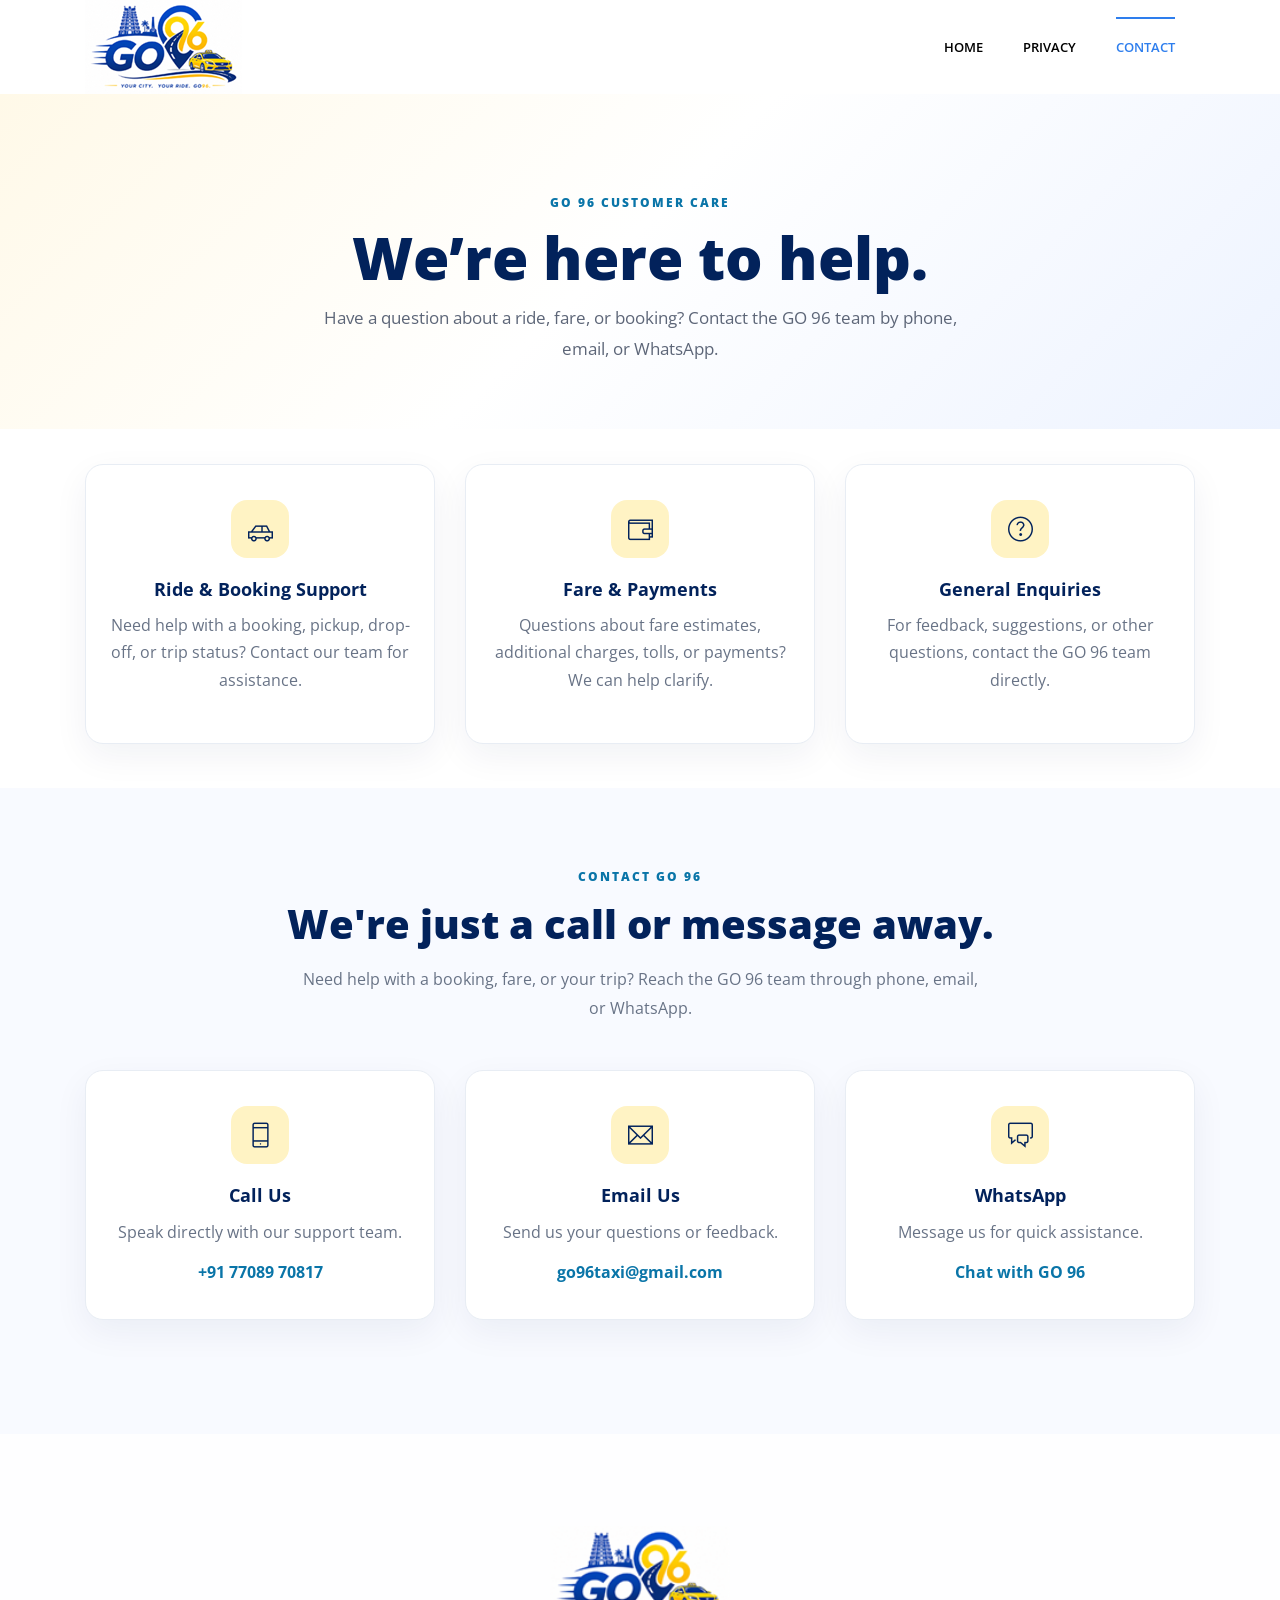
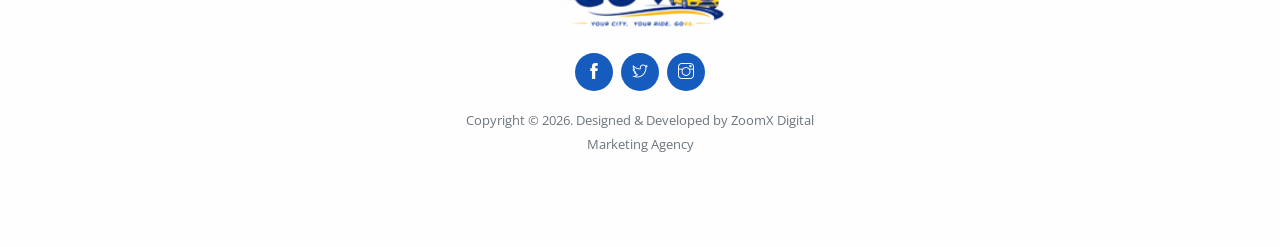
<file: contact.html>
<!DOCTYPE html>
<html lang="en">
<head>

  <!-- Basic Page Needs
  ================================================== -->
  <meta charset="utf-8">
  <title>Contact GO 96 | Customer Support</title>

  <!-- Mobile Specific Metas
  ================================================== -->
  <meta http-equiv="X-UA-Compatible" content="IE=edge">
  <meta name="description" content="Download the GO 96 Taxi app and book your rides easily.">
  <meta name="viewport" content="width=device-width, initial-scale=1.0, maximum-scale=5.0">
  <meta name="author" content="ZoomX">

  <!-- Favicon -->
  <link rel="shortcut icon" type="image/x-icon" href="images/favicon.png" />
  
  <!-- PLUGINS CSS STYLE -->
  <link rel="stylesheet" href="plugins/bootstrap/bootstrap.min.css">
  <link rel="stylesheet" href="plugins/themify-icons/themify-icons.css">
  <link rel="stylesheet" href="plugins/slick/slick.css">
  <link rel="stylesheet" href="plugins/slick/slick-theme.css">
  <link rel="stylesheet" href="plugins/fancybox/jquery.fancybox.min.css">
  <link rel="stylesheet" href="plugins/aos/aos.css">

  <!-- CUSTOM CSS -->
  <link href="css/style.css" rel="stylesheet">

</head>

<body class="body-wrapper" data-spy="scroll" data-target=".privacy-nav">


<nav class="navbar main-nav navbar-expand-lg px-2 px-sm-0 py-2 py-lg-0">
  <div class="container">
    <a class="navbar-brand" href="index.html"><img src="images/logo.png" alt="logo"></a>
    <button class="navbar-toggler" type="button" data-toggle="collapse" data-target="#navbarNav"
      aria-controls="navbarNav" aria-expanded="false" aria-label="Toggle navigation">
      <span class="ti-menu"></span>
    </button>
    <div class="collapse navbar-collapse" id="navbarNav">
      <ul class="navbar-nav ml-auto">
        <li class="nav-item dropdown @@home">
          <a class="nav-link " href="index.html">Home
          </a>
        </li>
        <li class="nav-item dropdown @@privacy-policy">
          <a class="nav-link " href="privacypolicy.html" >Privacy
          </a>
        </li>
        <li class="nav-item active">
          <a class="nav-link" href="contact.html">Contact</a>
        </li>
      </ul>
    </div>
  </div>
</nav>

<!-- Contact Page Hero -->
<section class="section page-title go96-contact-hero">
  <div class="container">
    <div class="row">
      <div class="col-lg-8 col-md-10 m-auto text-center">
        <span class="go96-eyebrow">GO 96 CUSTOMER CARE</span>
        <h1>We’re here to help.</h1>
        <p>Have a question about a ride, fare, or booking? Contact the GO 96 team by phone, email, or WhatsApp.</p>
      </div>
    </div>
  </div>
</section>

<!-- Contact options -->
<section class="go96-contact-options">
  <div class="container">
    <div class="row">
      <div class="col-md-4 mb-4">
        <div class="go96-contact-card">
          <div class="go96-contact-icon"><i class="ti-car"></i></div>
          <h4>Ride & Booking Support</h4>
          <p>Need help with a booking, pickup, drop-off, or trip status? Contact our team for assistance.</p>
        </div>
      </div>
      <div class="col-md-4 mb-4">
        <div class="go96-contact-card">
          <div class="go96-contact-icon"><i class="ti-wallet"></i></div>
          <h4>Fare & Payments</h4>
          <p>Questions about fare estimates, additional charges, tolls, or payments? We can help clarify.</p>
        </div>
      </div>
      <div class="col-md-4 mb-4">
        <div class="go96-contact-card">
          <div class="go96-contact-icon"><i class="ti-help-alt"></i></div>
          <h4>General Enquiries</h4>
          <p>For feedback, suggestions, or other questions, contact the GO 96 team directly.</p>
        </div>
      </div>
    </div>
  </div>
</section>

<!-- GO 96 Contact Details -->
<section class="go96-contact-details section">
  <div class="container">
    <div class="row justify-content-center text-center mb-5">
      <div class="col-lg-8">
        <span class="go96-eyebrow">CONTACT GO 96</span>
        <h2 class="go96-contact-heading">We're just a call or message away.</h2>
        <p class="go96-contact-intro">
          Need help with a booking, fare, or your trip? Reach the GO 96 team
          through phone, email, or WhatsApp.
        </p>
      </div>
    </div>

    <div class="row">
      <div class="col-md-4 mb-4">
        <a class="go96-contact-card go96-contact-link" href="tel:+917708970817">
          <div class="go96-contact-icon"><i class="ti-mobile"></i></div>
          <h4>Call Us</h4>
          <p>Speak directly with our support team.</p>
          <strong>+91 77089 70817</strong>
        </a>
      </div>

      <div class="col-md-4 mb-4">
        <a class="go96-contact-card go96-contact-link" href="mailto:go96taxi@gmail.com">
          <div class="go96-contact-icon"><i class="ti-email"></i></div>
          <h4>Email Us</h4>
          <p>Send us your questions or feedback.</p>
          <strong>go96taxi@gmail.com</strong>
        </a>
      </div>

      <div class="col-md-4 mb-4">
        <a class="go96-contact-card go96-contact-link" href="https://wa.me/917708970817" target="_blank" rel="noopener">
          <div class="go96-contact-icon"><i class="ti-comments"></i></div>
          <h4>WhatsApp</h4>
          <p>Message us for quick assistance.</p>
          <strong>Chat with GO 96</strong>
        </a>
      </div>
    </div>
  </div>
</section>

<style>
.go96-contact-hero {
  padding: 95px 0 65px;
  background: linear-gradient(135deg, #fff9e8 0%, #ffffff 48%, #edf3ff 100%);
}
.go96-contact-hero h1 {
  color: #02225B;
  font-size: clamp(2.3rem, 5vw, 3.7rem);
  font-weight: 800;
  margin: 14px 0;
}
.go96-contact-hero p {
  max-width: 680px;
  margin: 0 auto;
  color: #5d6678;
  font-size: 1.08rem;
  line-height: 1.8;
}
.go96-eyebrow {
  color: #0a75a8;
  font-size: .78rem;
  font-weight: 800;
  letter-spacing: 2px;
}
.go96-contact-options {
  padding: 35px 0 20px;
}
.go96-contact-card {
  height: 100%;
  padding: 30px 25px;
  background: #fff;
  border: 1px solid #e8edf4;
  border-radius: 18px;
  box-shadow: 0 12px 35px rgba(2, 34, 91, .06);
  transition: transform .25s ease, box-shadow .25s ease;
}
.go96-contact-card:hover {
  transform: translateY(-5px);
  box-shadow: 0 18px 40px rgba(2, 34, 91, .12);
}
.go96-contact-icon {
  display: flex;
  align-items: center;
  justify-content: center;
  width: 52px;
  height: 52px;
  margin-bottom: 20px;
  border-radius: 15px;
  background: #fff3c4;
  color: #02225B;
  font-size: 24px;
}
.go96-contact-card h4 {
  color: #02225B;
  font-weight: 700;
  font-size: 1.1rem;
  margin-bottom: 12px;
}
.go96-contact-card p,
.go96-contact-form-section p {
  color: #687386;
  line-height: 1.75;
}
.go96-contact-details {
  padding: 75px 0 90px;
  background: #f8faff;
}
.go96-contact-heading {
  margin: 12px 0 16px;
  color: #02225B;
  font-weight: 800;
}
.go96-contact-intro {
  max-width: 680px;
  margin: 0 auto;
  color: #687386;
  line-height: 1.8;
}
.go96-contact-card {
  display: block;
  height: 100%;
  padding: 35px 24px;
  text-align: center;
  background: #fff;
  border: 1px solid #e8edf4;
  border-radius: 18px;
  box-shadow: 0 12px 35px rgba(2, 34, 91, .06);
  transition: transform .25s ease, box-shadow .25s ease;
}
.go96-contact-link {
  color: inherit;
  text-decoration: none;
}
.go96-contact-link:hover,
.go96-contact-link:focus {
  color: inherit;
  text-decoration: none;
  transform: translateY(-5px);
  box-shadow: 0 18px 40px rgba(2, 34, 91, .12);
}
.go96-contact-icon {
  display: flex;
  align-items: center;
  justify-content: center;
  width: 58px;
  height: 58px;
  margin: 0 auto 20px;
  border-radius: 16px;
  background: #fff3c4;
  color: #02225B;
  font-size: 25px;
}
.go96-contact-card h4 {
  color: #02225B;
  font-weight: 700;
  font-size: 1.15rem;
  margin-bottom: 12px;
}
.go96-contact-card p {
  color: #687386;
  line-height: 1.7;
  margin-bottom: 14px;
}
.go96-contact-card strong {
  color: #0a75a8;
  overflow-wrap: anywhere;
}
@media (max-width: 767px) {
  .go96-contact-hero { padding: 65px 0 45px; }
  .go96-form-card { padding: 23px 18px; }
}
</style>



<!--============================
=            Footer            =
=============================-->
<footer>
  <div class="footer-main">
  <div class="container">
    <div class="row">
      <div class="col-lg-4 col-md-12 m-md-auto align-self-center text-center">
        <div class="block">

          <!-- Footer Logo -->
          <p>
            <img src="images/logo.png" alt="GO 96 footer logo" width="180">
          </p>

          <!-- Social Media Icons -->
          <ul class="social-icon list-inline d-flex justify-content-center">
            <li class="list-inline-item">
              <a href="#"><i class="ti-facebook"></i></a>
            </li>
            <li class="list-inline-item">
              <a href="#"><i class="ti-twitter"></i></a>
            </li>
            <li class="list-inline-item">
              <a href="#"><i class="ti-instagram"></i></a>
            </li>
          </ul>
		<small class="text-secondary">Copyright &copy; <script>document.write(new Date().getFullYear())</script>. Designed &amp; Developed by <a href="https://www.zoomx.org/">ZoomX Digital Marketing Agency</a></small class="text-secondary">
        </div>
      </div>
    </div>
  </div>
</footer>


  <!-- To Top -->
  <div class="scroll-top-to">
    <i class="ti-angle-up"></i>
  </div>
  
  <!-- JAVASCRIPTS -->
  <script src="plugins/jquery/jquery.min.js"></script>
  <script src="plugins/bootstrap/bootstrap.min.js"></script>
  <script src="plugins/slick/slick.min.js"></script>
  <script src="plugins/fancybox/jquery.fancybox.min.js"></script>
  <script src="plugins/syotimer/jquery.syotimer.min.js"></script>
  <script src="plugins/aos/aos.js"></script>
  
  <script src="js/script.js"></script>
</body>

</html>
</file>
<file: plugins/themify-icons/themify-icons.css>
@font-face {
  font-family: 'themify';
  src: url('fonts/themify.eot?-fvbane');
  src: url('fonts/themify.eot?#iefix-fvbane') format('embedded-opentype'),
  url('fonts/themify.woff?-fvbane') format('woff'),
  url('fonts/themify.ttf?-fvbane') format('truetype'),
  url('fonts/themify.svg?-fvbane#themify') format('svg');
  font-weight: normal;
  font-style: normal;
}

[class^="ti-"],
[class*=" ti-"] {
  font-family: 'themify';
  speak: none;
  font-style: normal;
  font-weight: normal;
  font-variant: normal;
  text-transform: none;
  line-height: 1;

  /* Better Font Rendering =========== */
  -webkit-font-smoothing: antialiased;
  -moz-osx-font-smoothing: grayscale;
}

.ti-wand:before {
  content: "\e600";
}

.ti-volume:before {
  content: "\e601";
}

.ti-user:before {
  content: "\e602";
}

.ti-unlock:before {
  content: "\e603";
}

.ti-unlink:before {
  content: "\e604";
}

.ti-trash:before {
  content: "\e605";
}

.ti-thought:before {
  content: "\e606";
}

.ti-target:before {
  content: "\e607";
}

.ti-tag:before {
  content: "\e608";
}

.ti-tablet:before {
  content: "\e609";
}

.ti-star:before {
  content: "\e60a";
}

.ti-spray:before {
  content: "\e60b";
}

.ti-signal:before {
  content: "\e60c";
}

.ti-shopping-cart:before {
  content: "\e60d";
}

.ti-shopping-cart-full:before {
  content: "\e60e";
}

.ti-settings:before {
  content: "\e60f";
}

.ti-search:before {
  content: "\e610";
}

.ti-zoom-in:before {
  content: "\e611";
}

.ti-zoom-out:before {
  content: "\e612";
}

.ti-cut:before {
  content: "\e613";
}

.ti-ruler:before {
  content: "\e614";
}

.ti-ruler-pencil:before {
  content: "\e615";
}

.ti-ruler-alt:before {
  content: "\e616";
}

.ti-bookmark:before {
  content: "\e617";
}

.ti-bookmark-alt:before {
  content: "\e618";
}

.ti-reload:before {
  content: "\e619";
}

.ti-plus:before {
  content: "\e61a";
}

.ti-pin:before {
  content: "\e61b";
}

.ti-pencil:before {
  content: "\e61c";
}

.ti-pencil-alt:before {
  content: "\e61d";
}

.ti-paint-roller:before {
  content: "\e61e";
}

.ti-paint-bucket:before {
  content: "\e61f";
}

.ti-na:before {
  content: "\e620";
}

.ti-mobile:before {
  content: "\e621";
}

.ti-minus:before {
  content: "\e622";
}

.ti-medall:before {
  content: "\e623";
}

.ti-medall-alt:before {
  content: "\e624";
}

.ti-marker:before {
  content: "\e625";
}

.ti-marker-alt:before {
  content: "\e626";
}

.ti-arrow-up:before {
  content: "\e627";
}

.ti-arrow-right:before {
  content: "\e628";
}

.ti-arrow-left:before {
  content: "\e629";
}

.ti-arrow-down:before {
  content: "\e62a";
}

.ti-lock:before {
  content: "\e62b";
}

.ti-location-arrow:before {
  content: "\e62c";
}

.ti-link:before {
  content: "\e62d";
}

.ti-layout:before {
  content: "\e62e";
}

.ti-layers:before {
  content: "\e62f";
}

.ti-layers-alt:before {
  content: "\e630";
}

.ti-key:before {
  content: "\e631";
}

.ti-import:before {
  content: "\e632";
}

.ti-image:before {
  content: "\e633";
}

.ti-heart:before {
  content: "\e634";
}

.ti-heart-broken:before {
  content: "\e635";
}

.ti-hand-stop:before {
  content: "\e636";
}

.ti-hand-open:before {
  content: "\e637";
}

.ti-hand-drag:before {
  content: "\e638";
}

.ti-folder:before {
  content: "\e639";
}

.ti-flag:before {
  content: "\e63a";
}

.ti-flag-alt:before {
  content: "\e63b";
}

.ti-flag-alt-2:before {
  content: "\e63c";
}

.ti-eye:before {
  content: "\e63d";
}

.ti-export:before {
  content: "\e63e";
}

.ti-exchange-vertical:before {
  content: "\e63f";
}

.ti-desktop:before {
  content: "\e640";
}

.ti-cup:before {
  content: "\e641";
}

.ti-crown:before {
  content: "\e642";
}

.ti-comments:before {
  content: "\e643";
}

.ti-comment:before {
  content: "\e644";
}

.ti-comment-alt:before {
  content: "\e645";
}

.ti-close:before {
  content: "\e646";
}

.ti-clip:before {
  content: "\e647";
}

.ti-angle-up:before {
  content: "\e648";
}

.ti-angle-right:before {
  content: "\e649";
}

.ti-angle-left:before {
  content: "\e64a";
}

.ti-angle-down:before {
  content: "\e64b";
}

.ti-check:before {
  content: "\e64c";
}

.ti-check-box:before {
  content: "\e64d";
}

.ti-camera:before {
  content: "\e64e";
}

.ti-announcement:before {
  content: "\e64f";
}

.ti-brush:before {
  content: "\e650";
}

.ti-briefcase:before {
  content: "\e651";
}

.ti-bolt:before {
  content: "\e652";
}

.ti-bolt-alt:before {
  content: "\e653";
}

.ti-blackboard:before {
  content: "\e654";
}

.ti-bag:before {
  content: "\e655";
}

.ti-move:before {
  content: "\e656";
}

.ti-arrows-vertical:before {
  content: "\e657";
}

.ti-arrows-horizontal:before {
  content: "\e658";
}

.ti-fullscreen:before {
  content: "\e659";
}

.ti-arrow-top-right:before {
  content: "\e65a";
}

.ti-arrow-top-left:before {
  content: "\e65b";
}

.ti-arrow-circle-up:before {
  content: "\e65c";
}

.ti-arrow-circle-right:before {
  content: "\e65d";
}

.ti-arrow-circle-left:before {
  content: "\e65e";
}

.ti-arrow-circle-down:before {
  content: "\e65f";
}

.ti-angle-double-up:before {
  content: "\e660";
}

.ti-angle-double-right:before {
  content: "\e661";
}

.ti-angle-double-left:before {
  content: "\e662";
}

.ti-angle-double-down:before {
  content: "\e663";
}

.ti-zip:before {
  content: "\e664";
}

.ti-world:before {
  content: "\e665";
}

.ti-wheelchair:before {
  content: "\e666";
}

.ti-view-list:before {
  content: "\e667";
}

.ti-view-list-alt:before {
  content: "\e668";
}

.ti-view-grid:before {
  content: "\e669";
}

.ti-uppercase:before {
  content: "\e66a";
}

.ti-upload:before {
  content: "\e66b";
}

.ti-underline:before {
  content: "\e66c";
}

.ti-truck:before {
  content: "\e66d";
}

.ti-timer:before {
  content: "\e66e";
}

.ti-ticket:before {
  content: "\e66f";
}

.ti-thumb-up:before {
  content: "\e670";
}

.ti-thumb-down:before {
  content: "\e671";
}

.ti-text:before {
  content: "\e672";
}

.ti-stats-up:before {
  content: "\e673";
}

.ti-stats-down:before {
  content: "\e674";
}

.ti-split-v:before {
  content: "\e675";
}

.ti-split-h:before {
  content: "\e676";
}

.ti-smallcap:before {
  content: "\e677";
}

.ti-shine:before {
  content: "\e678";
}

.ti-shift-right:before {
  content: "\e679";
}

.ti-shift-left:before {
  content: "\e67a";
}

.ti-shield:before {
  content: "\e67b";
}

.ti-notepad:before {
  content: "\e67c";
}

.ti-server:before {
  content: "\e67d";
}

.ti-quote-right:before {
  content: "\e67e";
}

.ti-quote-left:before {
  content: "\e67f";
}

.ti-pulse:before {
  content: "\e680";
}

.ti-printer:before {
  content: "\e681";
}

.ti-power-off:before {
  content: "\e682";
}

.ti-plug:before {
  content: "\e683";
}

.ti-pie-chart:before {
  content: "\e684";
}

.ti-paragraph:before {
  content: "\e685";
}

.ti-panel:before {
  content: "\e686";
}

.ti-package:before {
  content: "\e687";
}

.ti-music:before {
  content: "\e688";
}

.ti-music-alt:before {
  content: "\e689";
}

.ti-mouse:before {
  content: "\e68a";
}

.ti-mouse-alt:before {
  content: "\e68b";
}

.ti-money:before {
  content: "\e68c";
}

.ti-microphone:before {
  content: "\e68d";
}

.ti-menu:before {
  content: "\e68e";
}

.ti-menu-alt:before {
  content: "\e68f";
}

.ti-map:before {
  content: "\e690";
}

.ti-map-alt:before {
  content: "\e691";
}

.ti-loop:before {
  content: "\e692";
}

.ti-location-pin:before {
  content: "\e693";
}

.ti-list:before {
  content: "\e694";
}

.ti-light-bulb:before {
  content: "\e695";
}

.ti-Italic:before {
  content: "\e696";
}

.ti-info:before {
  content: "\e697";
}

.ti-infinite:before {
  content: "\e698";
}

.ti-id-badge:before {
  content: "\e699";
}

.ti-hummer:before {
  content: "\e69a";
}

.ti-home:before {
  content: "\e69b";
}

.ti-help:before {
  content: "\e69c";
}

.ti-headphone:before {
  content: "\e69d";
}

.ti-harddrives:before {
  content: "\e69e";
}

.ti-harddrive:before {
  content: "\e69f";
}

.ti-gift:before {
  content: "\e6a0";
}

.ti-game:before {
  content: "\e6a1";
}

.ti-filter:before {
  content: "\e6a2";
}

.ti-files:before {
  content: "\e6a3";
}

.ti-file:before {
  content: "\e6a4";
}

.ti-eraser:before {
  content: "\e6a5";
}

.ti-envelope:before {
  content: "\e6a6";
}

.ti-download:before {
  content: "\e6a7";
}

.ti-direction:before {
  content: "\e6a8";
}

.ti-direction-alt:before {
  content: "\e6a9";
}

.ti-dashboard:before {
  content: "\e6aa";
}

.ti-control-stop:before {
  content: "\e6ab";
}

.ti-control-shuffle:before {
  content: "\e6ac";
}

.ti-control-play:before {
  content: "\e6ad";
}

.ti-control-pause:before {
  content: "\e6ae";
}

.ti-control-forward:before {
  content: "\e6af";
}

.ti-control-backward:before {
  content: "\e6b0";
}

.ti-cloud:before {
  content: "\e6b1";
}

.ti-cloud-up:before {
  content: "\e6b2";
}

.ti-cloud-down:before {
  content: "\e6b3";
}

.ti-clipboard:before {
  content: "\e6b4";
}

.ti-car:before {
  content: "\e6b5";
}

.ti-calendar:before {
  content: "\e6b6";
}

.ti-book:before {
  content: "\e6b7";
}

.ti-bell:before {
  content: "\e6b8";
}

.ti-basketball:before {
  content: "\e6b9";
}

.ti-bar-chart:before {
  content: "\e6ba";
}

.ti-bar-chart-alt:before {
  content: "\e6bb";
}

.ti-back-right:before {
  content: "\e6bc";
}

.ti-back-left:before {
  content: "\e6bd";
}

.ti-arrows-corner:before {
  content: "\e6be";
}

.ti-archive:before {
  content: "\e6bf";
}

.ti-anchor:before {
  content: "\e6c0";
}

.ti-align-right:before {
  content: "\e6c1";
}

.ti-align-left:before {
  content: "\e6c2";
}

.ti-align-justify:before {
  content: "\e6c3";
}

.ti-align-center:before {
  content: "\e6c4";
}

.ti-alert:before {
  content: "\e6c5";
}

.ti-alarm-clock:before {
  content: "\e6c6";
}

.ti-agenda:before {
  content: "\e6c7";
}

.ti-write:before {
  content: "\e6c8";
}

.ti-window:before {
  content: "\e6c9";
}

.ti-widgetized:before {
  content: "\e6ca";
}

.ti-widget:before {
  content: "\e6cb";
}

.ti-widget-alt:before {
  content: "\e6cc";
}

.ti-wallet:before {
  content: "\e6cd";
}

.ti-video-clapper:before {
  content: "\e6ce";
}

.ti-video-camera:before {
  content: "\e6cf";
}

.ti-vector:before {
  content: "\e6d0";
}

.ti-themify-logo:before {
  content: "\e6d1";
}

.ti-themify-favicon:before {
  content: "\e6d2";
}

.ti-themify-favicon-alt:before {
  content: "\e6d3";
}

.ti-support:before {
  content: "\e6d4";
}

.ti-stamp:before {
  content: "\e6d5";
}

.ti-split-v-alt:before {
  content: "\e6d6";
}

.ti-slice:before {
  content: "\e6d7";
}

.ti-shortcode:before {
  content: "\e6d8";
}

.ti-shift-right-alt:before {
  content: "\e6d9";
}

.ti-shift-left-alt:before {
  content: "\e6da";
}

.ti-ruler-alt-2:before {
  content: "\e6db";
}

.ti-receipt:before {
  content: "\e6dc";
}

.ti-pin2:before {
  content: "\e6dd";
}

.ti-pin-alt:before {
  content: "\e6de";
}

.ti-pencil-alt2:before {
  content: "\e6df";
}

.ti-palette:before {
  content: "\e6e0";
}

.ti-more:before {
  content: "\e6e1";
}

.ti-more-alt:before {
  content: "\e6e2";
}

.ti-microphone-alt:before {
  content: "\e6e3";
}

.ti-magnet:before {
  content: "\e6e4";
}

.ti-line-double:before {
  content: "\e6e5";
}

.ti-line-dotted:before {
  content: "\e6e6";
}

.ti-line-dashed:before {
  content: "\e6e7";
}

.ti-layout-width-full:before {
  content: "\e6e8";
}

.ti-layout-width-default:before {
  content: "\e6e9";
}

.ti-layout-width-default-alt:before {
  content: "\e6ea";
}

.ti-layout-tab:before {
  content: "\e6eb";
}

.ti-layout-tab-window:before {
  content: "\e6ec";
}

.ti-layout-tab-v:before {
  content: "\e6ed";
}

.ti-layout-tab-min:before {
  content: "\e6ee";
}

.ti-layout-slider:before {
  content: "\e6ef";
}

.ti-layout-slider-alt:before {
  content: "\e6f0";
}

.ti-layout-sidebar-right:before {
  content: "\e6f1";
}

.ti-layout-sidebar-none:before {
  content: "\e6f2";
}

.ti-layout-sidebar-left:before {
  content: "\e6f3";
}

.ti-layout-placeholder:before {
  content: "\e6f4";
}

.ti-layout-menu:before {
  content: "\e6f5";
}

.ti-layout-menu-v:before {
  content: "\e6f6";
}

.ti-layout-menu-separated:before {
  content: "\e6f7";
}

.ti-layout-menu-full:before {
  content: "\e6f8";
}

.ti-layout-media-right-alt:before {
  content: "\e6f9";
}

.ti-layout-media-right:before {
  content: "\e6fa";
}

.ti-layout-media-overlay:before {
  content: "\e6fb";
}

.ti-layout-media-overlay-alt:before {
  content: "\e6fc";
}

.ti-layout-media-overlay-alt-2:before {
  content: "\e6fd";
}

.ti-layout-media-left-alt:before {
  content: "\e6fe";
}

.ti-layout-media-left:before {
  content: "\e6ff";
}

.ti-layout-media-center-alt:before {
  content: "\e700";
}

.ti-layout-media-center:before {
  content: "\e701";
}

.ti-layout-list-thumb:before {
  content: "\e702";
}

.ti-layout-list-thumb-alt:before {
  content: "\e703";
}

.ti-layout-list-post:before {
  content: "\e704";
}

.ti-layout-list-large-image:before {
  content: "\e705";
}

.ti-layout-line-solid:before {
  content: "\e706";
}

.ti-layout-grid4:before {
  content: "\e707";
}

.ti-layout-grid3:before {
  content: "\e708";
}

.ti-layout-grid2:before {
  content: "\e709";
}

.ti-layout-grid2-thumb:before {
  content: "\e70a";
}

.ti-layout-cta-right:before {
  content: "\e70b";
}

.ti-layout-cta-left:before {
  content: "\e70c";
}

.ti-layout-cta-center:before {
  content: "\e70d";
}

.ti-layout-cta-btn-right:before {
  content: "\e70e";
}

.ti-layout-cta-btn-left:before {
  content: "\e70f";
}

.ti-layout-column4:before {
  content: "\e710";
}

.ti-layout-column3:before {
  content: "\e711";
}

.ti-layout-column2:before {
  content: "\e712";
}

.ti-layout-accordion-separated:before {
  content: "\e713";
}

.ti-layout-accordion-merged:before {
  content: "\e714";
}

.ti-layout-accordion-list:before {
  content: "\e715";
}

.ti-ink-pen:before {
  content: "\e716";
}

.ti-info-alt:before {
  content: "\e717";
}

.ti-help-alt:before {
  content: "\e718";
}

.ti-headphone-alt:before {
  content: "\e719";
}

.ti-hand-point-up:before {
  content: "\e71a";
}

.ti-hand-point-right:before {
  content: "\e71b";
}

.ti-hand-point-left:before {
  content: "\e71c";
}

.ti-hand-point-down:before {
  content: "\e71d";
}

.ti-gallery:before {
  content: "\e71e";
}

.ti-face-smile:before {
  content: "\e71f";
}

.ti-face-sad:before {
  content: "\e720";
}

.ti-credit-card:before {
  content: "\e721";
}

.ti-control-skip-forward:before {
  content: "\e722";
}

.ti-control-skip-backward:before {
  content: "\e723";
}

.ti-control-record:before {
  content: "\e724";
}

.ti-control-eject:before {
  content: "\e725";
}

.ti-comments-smiley:before {
  content: "\e726";
}

.ti-brush-alt:before {
  content: "\e727";
}

.ti-youtube:before {
  content: "\e728";
}

.ti-vimeo:before {
  content: "\e729";
}

.ti-twitter:before {
  content: "\e72a";
}

.ti-time:before {
  content: "\e72b";
}

.ti-tumblr:before {
  content: "\e72c";
}

.ti-skype:before {
  content: "\e72d";
}

.ti-share:before {
  content: "\e72e";
}

.ti-share-alt:before {
  content: "\e72f";
}

.ti-rocket:before {
  content: "\e730";
}

.ti-pinterest:before {
  content: "\e731";
}

.ti-new-window:before {
  content: "\e732";
}

.ti-microsoft:before {
  content: "\e733";
}

.ti-list-ol:before {
  content: "\e734";
}

.ti-linkedin:before {
  content: "\e735";
}

.ti-layout-sidebar-2:before {
  content: "\e736";
}

.ti-layout-grid4-alt:before {
  content: "\e737";
}

.ti-layout-grid3-alt:before {
  content: "\e738";
}

.ti-layout-grid2-alt:before {
  content: "\e739";
}

.ti-layout-column4-alt:before {
  content: "\e73a";
}

.ti-layout-column3-alt:before {
  content: "\e73b";
}

.ti-layout-column2-alt:before {
  content: "\e73c";
}

.ti-instagram:before {
  content: "\e73d";
}

.ti-google:before {
  content: "\e73e";
}

.ti-github:before {
  content: "\e73f";
}

.ti-flickr:before {
  content: "\e740";
}

.ti-facebook:before {
  content: "\e741";
}

.ti-dropbox:before {
  content: "\e742";
}

.ti-dribbble:before {
  content: "\e743";
}

.ti-apple:before {
  content: "\e744";
}

.ti-android:before {
  content: "\e745";
}

.ti-save:before {
  content: "\e746";
}

.ti-save-alt:before {
  content: "\e747";
}

.ti-yahoo:before {
  content: "\e748";
}

.ti-wordpress:before {
  content: "\e749";
}

.ti-vimeo-alt:before {
  content: "\e74a";
}

.ti-twitter-alt:before {
  content: "\e74b";
}

.ti-tumblr-alt:before {
  content: "\e74c";
}

.ti-trello:before {
  content: "\e74d";
}

.ti-stack-overflow:before {
  content: "\e74e";
}

.ti-soundcloud:before {
  content: "\e74f";
}

.ti-sharethis:before {
  content: "\e750";
}

.ti-sharethis-alt:before {
  content: "\e751";
}

.ti-reddit:before {
  content: "\e752";
}

.ti-pinterest-alt:before {
  content: "\e753";
}

.ti-microsoft-alt:before {
  content: "\e754";
}

.ti-linux:before {
  content: "\e755";
}

.ti-jsfiddle:before {
  content: "\e756";
}

.ti-joomla:before {
  content: "\e757";
}

.ti-html5:before {
  content: "\e758";
}

.ti-flickr-alt:before {
  content: "\e759";
}

.ti-email:before {
  content: "\e75a";
}

.ti-drupal:before {
  content: "\e75b";
}

.ti-dropbox-alt:before {
  content: "\e75c";
}

.ti-css3:before {
  content: "\e75d";
}

.ti-rss:before {
  content: "\e75e";
}

.ti-rss-alt:before {
  content: "\e75f";
}
</file>
<file: css/style.css>
/*=== MEDIA QUERY ===*/
@import url("https://fonts.googleapis.com/css?family=Lora:400,400i|Open+Sans:300,400,600,700,800");
body {
  font-family: "Open Sans", sans-serif;
  -webkit-font-smoothing: antialiased;
}

.mobile-shadow {
    filter: drop-shadow(0 20px 30px rgba(0, 0, 0, 0.45))
            drop-shadow(0 8px 15px rgba(0, 0, 0, 0.25));
}

.go96-title {
    font-size: 70px !important;
    font-weight: 800;
    color: #02225B;
}

h1, h2, h3, h4, h5, h6 {
  font-family: "Open Sans", sans-serif;
  color: #000;
  font-weight: 300;
}

h1 {
  font-size: 65px;
  line-height: 61px;
}

h2 {
  font-size: 40px;
  line-height: 50px;
}

h3 {
  font-size: 20px;
  line-height: 30px;
}

p, li, blockquote, label {
  font-size: 16px;
  letter-spacing: 0;
  line-height: 25px;
  color: #808080;
  margin-bottom: 0;
}

cite {
  font-size: 14px;
  font-style: normal;
}

.lora {
  font-family: "Lora", serif;
  font-style: italic;
}

.form-control::-webkit-input-placeholder {
  color: #808080;
  line-height: 25px;
  font-size: 16px;
}

ul.app-badge {
  margin-bottom: 60px;
}

ul.app-badge li a img {
  width: 150px;
  height: auto;
}

@media (max-width: 400px) {
  ul.app-badge li {
    margin-bottom: 10px;
  }
}

ul.post-tag {
  margin-bottom: 20px;
}

ul.post-tag li {
  font-size: 14px;
}

ul.post-tag li img {
  width: 25px;
  height: 25px;
  border-radius: 100%;
  margin-right: 5px;
}

ul.post-tag li a {
  font-size: 14px;
}

ul.post-tag li:last-child {
  margin-left: 25px;
}

ul.social-links {
  margin-bottom: 0;
}

ul.social-links li:first-child a {
  padding-left: 0;
}

ul.social-links li a {
  padding: 0 15px;
  display: block;
}

ul.social-links li a i {
  font-size: 20px;
  color: #000;
}

body {
  overflow-x: hidden;
}

.shadow, .service .service-box, .founder img, .team-sm .image img, .job-list .block, .privacy .block, .user-login .block .image img, .coming-soon .block .count-down .syotimer-cell {
  box-shadow: 0 7px 20px 0 rgba(0, 0, 0, 0.08);
}

.overlay:before {
  content: '';
  background: rgba(105, 140, 230, 0.1);
  position: absolute;
  top: 0;
  left: 0;
  right: 0;
  bottom: 0;
}

a {
  font-size: inherit;
  color: inherit;
}

a:focus,
a:hover {
  color: #2e7eed;
  text-decoration: none;
}

.bg-gray {
  background: #fafafa;
}

.bg-blue {
  background: #2e7eed;
}

.bg-1 {
  background: url(../images/background/promo-video-back.png) fixed no-repeat;
  background-size: cover;
}

.bg-coming-soon {
  background: url(../images/background/comming-soon.jpg) fixed no-repeat;
  background-size: cover;
  background-position: bottom;
}

.section {
  padding: 100px 0;
}

.section-title {
  text-align: center;
  margin-bottom: 80px;
}

.section-title h2 {
  font-size: 35px;
  margin-bottom: 13px;
}

.section-title p {
  width: 50%;
  margin: 0 auto;
}

@media (max-width: 480px) {
  .section-title p {
    width: 100%;
  }
}

.page-title {
  text-align: center;
}

.video {
  position: relative;
}

.video:before {
  border-radius: 3px;
}

.video img {
  width: 100%;
  border-radius: 8px;
}

.video .video-button {
  position: absolute;
  left: 0;
  top: 0;
  display: flex;
  justify-content: center;
  align-items: center;
  width: 100%;
  height: 100%;
}

.video .video-box a {
  width: 100%;
  height: 100%;
  display: flex;
  justify-content: center;
  align-items: center;
}

.video .video-box a i {
  height: 125px;
  width: 125px;
  font-size: 40px;
  background: #2e7eed;
  border-radius: 100%;
  color: #fff;
  line-height: 125px;
  text-align: center;
}

@media (max-width: 992px) {
  .video .video-box a i {
    height: 80px;
    width: 80px;
    line-height: 80px;
    font-size: 22px;
  }
}

.video .video-box a iframe {
  width: 100%;
  height: 100%;
}

.form-control.main {
  background: #fff;
  padding: 15px 20px;
  height: 48px;
  margin-bottom: 20px;
  border: 1px solid #cccccc;
  font-size: 14px;
}

.form-control.main:focus {
  border: 1px solid #2e7eed;
  box-shadow: none;
}

textarea.form-control.main {
  height: initial;
}

.form-control::-webkit-input-placeholder {
  color: #808080;
  font-size: 14px;
}

.left {
  overflow: hidden;
}

.left img {
  margin-left: -40px;
}

@media (max-width: 768px) {
  .left img {
    margin-left: 0;
    margin-bottom: 30px;
  }
}

.right {
  overflow: hidden;
}

.right img {
  margin-left: 40px;
}

@media (max-width: 768px) {
  .right img {
    margin-left: 0;
  }
}

.hide-overflow, .service {
  overflow: hidden;
}

.nav-up {
  top: -70px;
}

button:focus,
.slick-slide:focus {
  outline: 0;
}

.btn {
  text-transform: uppercase;
}

.btn-download {
  padding: 20px 35px;
  font-size: 14px;
  background: #fff;
  color: #2e7eed;
}

.btn-download span {
  margin-left: 5px;
  font-size: 20px;
}

.btn-main {
  padding: 25px 45px;
  border-radius: 3px;
  background: #2e7eed;
  color: #fff;
  outline: none;
}

.btn-main:hover {
  color: #fff;
}

.btn-main:focus {
  color: #fff;
  box-shadow: none;
}

.btn-main-md {
  padding: 17px 38px;
  border-radius: 30px;
  background: #2e7eed;
  color: #fff;
  outline: none;
}

.btn-main-md:hover {
  color: #2e7eed;
  background:#fff ;
}

.btn-main-md:focus {
  color: #fff;
  box-shadow: none;
}

.feature-box {
    border-radius: 40px !important;
}

.btn-main-sm {
  padding: 15px 35px;
  border-radius: 3px;
  background: #2e7eed;
  color: #fff;
  outline: none;
  font-size: 14px;
}

.btn-main-sm:hover {
  color: #fff;
}

.btn-main-sm:focus {
  color: #fff;
  box-shadow: none;
}

.btn-white {
  background: white;
  color: #2e7eed;
}

.btn-rounded-icon {
  border-radius: 100px;
  color: #fff;
  border: 1px solid #fff;
  padding: 13px 50px;
}

.main-nav {
  background: #fff;
  z-index: 1;
}

.main-nav .navbar-brand {
  padding: 0;
}

.main-nav .navbar-nav .nav-item {
  position: relative;
  font-family: "Open Sans", sans-serif;
}

.main-nav .navbar-nav .nav-item .nav-link {
  position: relative;
  text-align: center;
  font-size: 13px;
  text-transform: uppercase;
  font-weight: 600;
  color: #000;
  padding-left: 20px;
  padding-right: 20px;
  line-height: 45px;
}

@media (max-width: 992px) {
  .main-nav .navbar-nav .nav-item .nav-link {
    line-height: 25px;
  }
}

.main-nav .navbar-nav .nav-item .nav-link span i {
  font-size: 11px;
}

.main-nav .navbar-nav .nav-item.active .nav-link {
  color: #2e7eed;
}

.main-nav .navbar-nav .nav-item.active .nav-link:before {
  content: '';
  background: #2e7eed;
  width: 60%;
  height: 2px;
  position: absolute;
  top: 0;
  left: 20%;
}

@media (max-width: 992px) {
  .main-nav .navbar-nav .nav-item.active .nav-link:before {
    display: none;
  }
}

.main-nav .dropdown {
  position: relative;
}

.main-nav .dropdown .open > a,
.main-nav .dropdown .open > a:focus,
.main-nav .dropdown .open > a:hover {
  background: transparent;
}

.main-nav .dropdown.full-width .dropdown-menu {
  left: 0 !important;
  right: 0 !important;
}

@media (max-width: 992px) {
  .main-nav .dropdown {
    -webkit-transform: none;
            transform: none;
    left: auto;
    position: relative;
    text-align: center;
  }
}

.main-nav .dropdown .dropdown-menu {
  border-radius: 0;
  padding: 0;
  border: 0;
  box-shadow: 0 8px 30px rgba(0, 0, 0, 0.05);
  display: none;
  margin-top: 0;
}

.main-nav .dropdown .dropdown-menu.show {
  display: block;
}

@media (max-width: 992px) {
  .main-nav .dropdown .dropdown-menu {
    text-align: center;
    float: left !important;
    width: 100%;
    margin: 0;
  }
}

.main-nav .dropdown .dropdown-menu .dropdown-item {
  font-size: 13px;
  padding: 3px 22px;
  transition: .3s ease;
}

.main-nav .dropdown .dropdown-menu .dropdown-item.active, .main-nav .dropdown .dropdown-menu .dropdown-item.focus, .main-nav .dropdown .dropdown-menu .dropdown-item:focus, .main-nav .dropdown .dropdown-menu .dropdown-item:hover {
  background-color: transparent;
  color: #2e7eed;
}

.main-nav .dropdown .dropdown-menu li:first-child {
  margin-top: 10px;
}

.main-nav .dropdown .dropdown-menu li:last-child {
  margin-bottom: 10px;
}

@media (min-width: 992px) {
  .main-nav .dropdown .dropdown-menu {
    position: absolute;
    display: block;
    visibility: hidden;
    opacity: 0;
    -webkit-transform: translateY(10px);
            transform: translateY(10px);
    transition: visibility 0.2s, opacity 0.2s, -webkit-transform 500ms cubic-bezier(0.43, 0.26, 0.11, 0.99);
    transition: visibility 0.2s, opacity 0.2s, transform 500ms cubic-bezier(0.43, 0.26, 0.11, 0.99);
    transition: visibility 0.2s, opacity 0.2s, transform 500ms cubic-bezier(0.43, 0.26, 0.11, 0.99), -webkit-transform 500ms cubic-bezier(0.43, 0.26, 0.11, 0.99);
  }
  .main-nav .dropdown:hover > .dropdown-menu {
    opacity: 1;
    visibility: visible;
    color: #777;
    -webkit-transform: translateY(0px);
            transform: translateY(0px);
  }
}

.dropdown-submenu.active > a,
.dropdown-submenu:hover > a {
  color: #2e7eed;
}

.dropleft .dropdown-menu,
.dropright .dropdown-menu {
  margin: 0;
}

.dropdown-toggle::after {
  display: none;
}

.dropleft .dropdown-toggle::before,
.dropright .dropdown-toggle::after {
  font-weight: bold;
  font-family: "themify";
  border: 0;
  font-size: 8px;
  vertical-align: 1px;
}

.dropleft .dropdown-toggle::before {
  content: "\e64a";
  margin-right: 5px;
}

.dropright .dropdown-toggle::after {
  content: "\e649";
  margin-left: 5px;
}

.navbar-toggler:focus,
.navbar-toggler:hover {
  outline: none;
}

.footer-main {
  padding: 92px 0;
  background: #fefeff;
}

@media (max-width: 768px) {
  .footer-main {
    padding: 50px 0;
  }
}

.footer-main .block img {
  margin-bottom: 20px;
}

.footer-main .block img #small-Apps {
  fill: red;
}

.footer-main .block ul.social-icon li a {
  text-decoration: none;
  display: block;
  width: 38px;
  height: 38px;
  border-radius: 100%;
  background: #165cbe;
  color: #fff;
  text-align: center;
  line-height: 38px;
}

@media (max-width: 768px) {
  .footer-main .block {
    margin-bottom: 40px;
  }
}

.footer-main .block-2 h6 {
  font-weight: bold;
  font-size: 14px;
  text-transform: uppercase;
  color: #fff;
  margin-bottom: 25px;
}

.footer-main .block-2 ul {
  padding: 0;
}

.footer-main .block-2 ul li {
  margin-bottom: 10px;
  list-style: none;
}

.footer-main .block-2 ul li a {
  font-size: 14px;
  color: #6f6f71;
  transition: .2s ease;
}

.footer-main .block-2 ul li a:hover {
  color: #fff;
}

.footer-classic {
  background: #fafafa;
  text-align: center;
  padding: 110px 0;
}

.footer-classic ul.social-icons {
  margin-bottom: 30px;
}

@media (max-width: 480px) {
  .footer-classic ul.social-icons li {
    margin-bottom: 10px;
  }
}

.footer-classic ul.social-icons li a {
  padding: 0 20px;
  display: block;
}

.footer-classic ul.social-icons li a i {
  font-size: 25px;
  color: #000;
}

.footer-classic ul.footer-links li a {
  padding: 0 10px;
  display: block;
  font-weight: bold;
  text-transform: uppercase;
  font-size: 14px;
  color: #000;
}

.scroll-top-to {
  position: fixed;
  right: 20px;
  bottom: 50px;
  width: 40px;
  height: 40px;
  border-radius: 30px;
  line-height: 40px;
  text-align: center;
  background: #2e7eed;
  color: #fff;
  transition: 0.3s;
  z-index: 999556;
  cursor: pointer;
  display: none;
}

.scroll-top-to:hover {
  background: #333;
}

@media (max-width: 768px) {
  .scroll-top-to {
    bottom: 15px;
    right: 15px;
    width: 35px;
    height: 35px;
    line-height: 35px;
  }
}

.call-to-action-app {
  text-align: center;
}

.call-to-action-app h2,
.call-to-action-app p,
.call-to-action-app a {
  color: #fff !important;
}

.call-to-action-app p {
  margin-bottom: 60px;
}

.call-to-action-app ul li {
  margin: 10px;
}

@media (max-width: 480px) {
  .call-to-action-app ul li {
    margin-left: 0;
    margin-bottom: 10px;
  }
}

.call-to-action-app ul li:first-child {
  margin-left: 0;
}

.call-to-action-app ul li a i {
  font-size: 20px;
  margin-right: 5px;
}

.cta-hire {
  background: #FAFAFA;
}

.cta-hire p {
  width: 65%;
  margin: 0 auto;
}

.cta-hire h2,
.cta-hire p {
  margin-bottom: 20px;
}

.cta-community {
  margin-bottom: 50px;
  padding: 40px 100px;
}

@media (max-width: 992px) {
  .cta-community {
    padding: 40px;
  }
}

.jd-modal .modal-content {
  padding: 25px;
  text-align: left;
  background: #fafafa;
}

.jd-modal .modal-content .modal-header .modal-title {
  color: #000;
}

.jd-modal .modal-content .modal-body .block-2 {
  display: flex;
  margin-bottom: 70px;
}

.jd-modal .modal-content .modal-body .block-2 .title {
  width: 30%;
}

.jd-modal .modal-content .modal-body .block-2 .title p {
  color: #000;
}

.jd-modal .modal-content .modal-body .block-2 .details {
  width: 70%;
}

.jd-modal .modal-content .modal-body .block-2 .details ul {
  padding-left: 0;
  margin: 0;
}

.jd-modal .modal-content .modal-body .block-2 .details ul li {
  list-style: none;
  margin-bottom: 5px;
}

.jd-modal .modal-content .modal-body .block-2 .details ul li span {
  padding-right: 5px;
  color: #000;
}

.jd-modal .modal-content .modal-body .form-title {
  margin-bottom: 30px;
}

.banner {
  padding: 100px 0;
}

.banner .block h1 {
  margin-bottom: 13px;
}

.banner .block p {
  font-size: 20px;
  margin-bottom: 30px;
}

.banner .block .video {
  width: 80%;
  margin: 0 auto;
}

@media (max-width: 768px) {
  .banner .block .video {
    width: 100%;
  }
}

.banner .block ul.clients-logo {
  margin-top: 30px;
}

.banner .block ul.clients-logo li {
  margin-left: 30px;
}

@media (max-width: 480px) {
  .banner .block ul.clients-logo li {
    margin-bottom: 20px;
  }
}

.banner .block ul.clients-logo li:first-child {
  margin-left: 0;
}

.slider {
  padding: 180px 0 300px;
  text-align: center;
  position: relative;
  overflow: hidden;
}

.slider .block {
  position: relative;
}

.slider .block h1,
.slider .block h3 {
  color: #fff;
}

.slider .block .download {
  margin-top: 20px;
}

.slider .block .image-content {
  text-align: center;
}

.slider .block .image-content img {
  margin-top: 100px;
  margin-bottom: -200px;
}

.slider:before {
  content: '';
  position: absolute;
  bottom: 0;
  right: 0;
  border-bottom: 290px solid #fff;
  border-left: 2000px solid transparent;
  width: 0;
}

.services .service-block {
  background: #fff;
  padding: 30px 40px;
  margin-bottom: 30px;
  border-radius: 5px;
}

.services .service-block:last-child {
  margin-bottom: 0;
}

@media (max-width: 480px) {
  .services .service-block:last-child {
    margin-bottom: 30px;
  }
}

.services .service-block h3 {
  line-height: 30px;
  text-transform: capitalize;
  font-size: 16px;
  font-weight: 500;
}

.services .service-block i {
  font-size: 30px;
  color: #2e7eed;
  margin-bottom: 15px;
  display: inline-block;
}

.services .service-block p {
  margin-bottom: 0;
  font-size: 14px;
  line-height: 20px;
}

.services .app-preview {
  display: flex;
  justify-content: center !important;
}

.services .app-preview img {
  height: 500px;
  width: auto;
}

@media (max-width: 992px) {
  .services .col-lg-4.m-auto {
    display: none;
  }
}

@media (max-width: 768px) {
  .service .service-thumb {
    width: 80%;
    margin: 0 auto;
  }
}

.service .service-box {
  padding: 20px;
  background: #fff;
  border-radius: 4px;
}

@media (max-width: 768px) {
  .service .service-box {
    width: 80%;
    margin: 0 auto;
  }
}

.service .service-box .service-item {
  text-align: center;
  padding: 10px;
  margin: 20px 0;
}

.service .service-box .service-item i {
  font-size: 20px;
  color: #2e7eed;
  display: inline-block;
  margin-bottom: 10px;
}

.service .service-box .service-item p {
  font-size: 14px;
}

.feature .feature-content h2,
.feature .feature-content p {
  margin-bottom: 25px;
}

@media (max-width: 768px) {
  .feature .feature-content h2,
  .feature .feature-content p {
    text-align: center;
  }
}

@media (max-width: 768px) {
  .feature .testimonial {
    text-align: center;
  }
}

.feature .testimonial p {
  font-family: "Lora", serif;
  margin-bottom: 10px;
  font-style: italic;
  color: #242424;
}

.feature .testimonial ul.meta li {
  font-size: 12px;
  margin-right: 10px;
}

.feature .testimonial ul.meta li img {
  height: 40px;
  width: 40px;
  border-radius: 100%;
}

@media (max-width: 480px) {
  .app-features .app-feature {
    margin-bottom: 30px;
  }
}

.app-features .app-explore {
  display: flex;
  justify-content: center !important;
  margin-bottom: 40px;
}

.banner-full .image {
  display: flex;
  justify-content: center;
}

.banner-full .image img {
  height: 625px;
}

@media (max-width: 768px) {
  .banner-full .image {
    margin-bottom: 30px;
  }
}

@media (max-width: 768px) {
  .banner-full .block {
    text-align: center;
  }
}

.banner-full .block .logo {
  margin-bottom: 40px;
}

.banner-full .block h1 {
  margin-bottom: 40px;
}

.banner-full .block p {
  font-size: 20px;
  margin-bottom: 50px;
}

.banner-full .block .app {
  margin-bottom: 20px;
}

.video-promo {
  padding: 150px 0;
}

.video-promo .content-block {
  width: 60%;
  margin: 0 auto;
  text-align: center;
}

.video-promo .content-block h2 {
  font-size: 30px;
  color: #fff;
}

.video-promo .content-block p {
  margin-bottom: 30px;
}

.video-promo .content-block a i.video {
  height: 125px;
  width: 125px;
  background: #2e7eed;
  display: inline-block;
  font-size: 40px;
  color: #fff;
  text-align: center;
  line-height: 125px;
  border-radius: 100%;
}

.video-promo .content-block a:focus {
  outline: 0;
}

.testimonial .testimonial-slider .item {
  padding-bottom: 10px;
}

.testimonial .testimonial-slider .item .block {
  padding: 40px;
  text-align: center;
  margin: 10px;
  border-radius: 5px;
}

.testimonial .testimonial-slider .item .block .image {
  margin-top: 30px;
  margin-bottom: 5px;
  width: 100%;
  display: flex;
  justify-content: center;
}

@media (max-width: 768px) {
  .testimonial .testimonial-slider .item .block .image {
    flex-grow: 1;
  }
}

.testimonial .testimonial-slider .item .block .image img {
  height: 40px;
  width: 40px;
  border-radius: 100%;
}

.testimonial .testimonial-slider .item .block p {
  font-family: "Lora", serif;
  font-style: italic;
  color: #888888;
}

.testimonial .testimonial-slider .item .block cite {
  font-style: normal;
  font-size: 14px;
  color: #161616;
}

.testimonial .testimonial-slider .owl-dots .owl-dot:hover span {
  background: #2e7eed;
}

.testimonial .testimonial-slider .owl-dots .owl-dot.active span {
  background: #2e7eed;
}

/* GO 96 — Interactive Premium Gradient */
.gradient-banner {
    padding: 100px 0 170px;
    position: relative;
    overflow: hidden;
    isolation: isolate;

    --mouse-x: 50%;
    --mouse-y: 50%;
}

/* Main gradient background */
.gradient-banner::before {
    position: absolute;
    content: '';
    bottom: 0;
    left: 50%;
    transform: translateX(-50%);
    width: 200%;
    height: 200%;
    border-radius: 50%;
    z-index: -2;

    background: linear-gradient(
        135deg,
        #FFFF00 0%,
        #02225B 35%,
        #3328ff 75%,
        #009EC5 100%
    );

    background-size: 200% 200%;
    animation: gradientShift 12s ease-in-out infinite alternate;
}

/* Smooth background movement */
@keyframes gradientShift {
    0% {
        background-position: 0% 0%;
    }

    100% {
        background-position: 100% 100%;
    }
}

/* Keep content above the background */
.gradient-banner > .container,
.gradient-banner > .shapes-container {
    position: relative;
    z-index: 1;
}

.gradient-banner > .shapes-container {
    position: absolute;
    inset: 0;
    pointer-events: none;
}

.pull-top {
  margin-top: -100px;
}

.shapes-container {
    position: absolute;
    overflow: hidden;
    inset: 0;
    pointer-events: none;
}

.shapes-container .shape {
    position: absolute;
    animation: floatShape 8s ease-in-out infinite alternate;
    will-change: transform;
}

.shapes-container .shape::before {
    content: '';
    position: absolute;
    inset: 0;
    background-color: rgba(255, 255, 255, 0.1);
    transform: rotate(-35deg);
    border-radius: 50px;
}

/* Continuous floating animation */
@keyframes floatShape {
    0% {
        transform: translate3d(-15px, -20px, 0) rotate(0deg);
    }

    50% {
        transform: translate3d(20px, 15px, 0) rotate(8deg);
    }

    100% {
        transform: translate3d(-10px, 25px, 0) rotate(-5deg);
    }
}

.shapes-container .shape {
    animation: diagonalRain 8s linear infinite;
    will-change: transform, opacity;
}

/* Diagonal movement + smooth fading */
@keyframes diagonalRain {
    0% {
        transform: translate(250px, -250px);
        opacity: 0;
    }

    15% {
        opacity: 0.8;
    }

    50% {
        opacity: 0.8;
    }

    85% {
        opacity: 0.5;
    }

    100% {
        transform: translate(-250px, 250px);
        opacity: 0;
    }
}

/* Different speeds */
.shapes-container .shape:nth-child(3n) {
    animation-duration: 5s;
}

.shapes-container .shape:nth-child(3n + 1) {
    animation-duration: 8s;
}

.shapes-container .shape:nth-child(3n + 2) {
    animation-duration: 11s;
}

/* Stagger the starting times */
.shapes-container .shape:nth-child(2n) {
    animation-delay: -3s;
}

.shapes-container .shape:nth-child(5n) {
    animation-delay: -6s;
}

.shapes-container .shape:nth-child(1) {
  top: 2%;
  left: 11%;
  width: 400px;
  height: 70px;
}

.shapes-container .shape:nth-child(2) {
  top: 14%;
  left: 18%;
  width: 200px;
  height: 15px;
}

.shapes-container .shape:nth-child(3) {
  top: 80%;
  left: 4%;
  width: 300px;
  height: 60px;
}

.shapes-container .shape:nth-child(4) {
  top: 85%;
  left: 15%;
  width: 100px;
  height: 10px;
}

.shapes-container .shape:nth-child(5) {
  top: 5%;
  left: 50%;
  width: 300px;
  height: 25px;
}

.shapes-container .shape:nth-child(6) {
  top: 4%;
  left: 52%;
  width: 200px;
  height: 5px;
}

.shapes-container .shape:nth-child(7) {
  top: 80%;
  left: 70%;
  width: 200px;
  height: 5px;
}

.shapes-container .shape:nth-child(8) {
  top: 55%;
  left: 95%;
  width: 200px;
  height: 5px;
}

.shapes-container .shape:nth-child(9) {
  top: 50%;
  left: 90%;
  width: 300px;
  height: 50px;
}

.shapes-container .shape:nth-child(10) {
  top: 30%;
  left: 60%;
  width: 500px;
  height: 55px;
}

.shapes-container .shape:nth-child(11) {
  top: 60%;
  left: 60%;
  width: 200px;
  height: 5px;
}

.shapes-container .shape:nth-child(12) {
  top: 35%;
  left: 75%;
  width: 200px;
  height: 5px;
}

.shapes-container .shape:nth-child(13) {
  top: 90%;
  left: 40%;
  width: 300px;
  height: 45px;
}

.shapes-container .shape:nth-child(14) {
  top: 54%;
  left: 75%;
  width: 200px;
  height: 5px;
}

.shapes-container .shape:nth-child(15) {
  top: 50%;
  left: 90%;
  width: 200px;
  height: 5px;
}

.shapes-container .shape:nth-child(16) {
  top: 50%;
  left: 81%;
  width: 100px;
  height: 5px;
}

.zindex-1 {
  z-index: 1;
}

hr {
  display: block;
  height: 2px;
  border: 0;
  border-top: 2px solid #2e7eed;
  margin: 1em 0;
  padding: 0;
}

.icon-box {
  height: 80px;
  width: 80px;
  text-align: center;
  background: #2e7eed;
}

.icon-box i {
  line-height: 80px;
  font-size: 30px;
}

.founder {
  margin-bottom: 30px;
}

.founder img {
  border-radius: 5px;
  margin-bottom: 25px;
}

.founder h2 {
  font-size: 30px;
  line-height: 30px;
}

.founder cite {
  font-size: 14px;
  font-style: normal;
}

.founder p {
  margin-top: 10px;
  font-size: 14px;
  margin-bottom: 20px;
}

.team-sm {
  margin-bottom: 30px;
}

.team-sm .image {
  position: relative;
  overflow: hidden;
  margin-bottom: 30px;
}

.team-sm .image img {
  border-radius: 5px;
}

.team-sm .image .social-links {
  position: absolute;
  background: #2e7eed;
  left: 0;
  right: 0;
  text-align: center;
  width: calc(100% - 80px);
  margin: 0 40px;
  border-radius: 4px;
  opacity: 0;
  -webkit-transform: translate3d(0, 10px, 0);
          transform: translate3d(0, 10px, 0);
  transition: 0.3s;
  bottom: 20px;
}

.team-sm .image .social-links ul {
  margin-bottom: 0;
}

.team-sm .image .social-links ul li a {
  display: block;
  padding: 15px;
}

.team-sm .image .social-links ul li a i {
  font-size: 20px;
  color: #fff;
}

.team-sm .image:hover .social-links {
  opacity: 1;
  -webkit-transform: translate3d(0, 0, 0);
          transform: translate3d(0, 0, 0);
}

.team-sm h3 {
  margin-bottom: 0;
}

.team-sm cite {
  font-size: 14px;
  font-style: normal;
}

.team-sm p {
  margin-top: 15px;
}

.featured-article {
  padding: 0 0 50px 0;
}

.featured-article article.featured {
  display: flex;
}

@media (max-width: 768px) {
  .featured-article article.featured {
    flex-wrap: wrap;
  }
}

.featured-article article.featured .image {
  flex-basis: 100%;
  padding: 20px;
}

.featured-article article.featured .image img {
  width: 100%;
  border-radius: 8px;
}

@media (max-width: 768px) {
  .featured-article article.featured .image {
    margin-bottom: 20px;
  }
}

.featured-article article.featured .content {
  margin-left: 30px;
  flex-basis: 100%;
  align-self: center;
}

@media (max-width: 768px) {
  .featured-article article.featured .content {
    text-align: center;
  }
}

.featured-article article.featured .content h2 {
  margin-bottom: 20px;
}

.featured-article article.featured .content h2 a {
  font-size: 30px;
  color: #000;
  display: inline-block;
}

.featured-article article.featured .content h2 a:hover {
  color: #2e7eed;
}

.featured-article article.featured .content p {
  margin-bottom: 25px;
}

.post-sm {
  margin-bottom: 40px;
}

.post-sm .post-thumb {
  margin-bottom: 15px;
  overflow: hidden;
}

.post-sm .post-thumb img {
  transition: .3s ease;
}

.post-sm .post-title {
  margin-bottom: 15px;
}

.post-sm .post-title h3 a {
  color: #000;
  font-size: 20px;
}

.post-sm .post-title h3 a:hover {
  color: #2e7eed;
}

.post-sm:hover .post-thumb img {
  -webkit-transform: scale(1.3);
          transform: scale(1.3);
}

.blog-single .single-post {
  padding-bottom: 70px;
}

.blog-single .single-post .post-body .feature-image {
  margin-bottom: 30px;
}

.blog-single .single-post .post-body .feature-image img {
  width: 100%;
}

.blog-single .single-post .post-body p {
  margin-bottom: 20px;
}

.blog-single .single-post .post-body .quote {
  padding: 30px 0;
  width: 80%;
  margin: 0 auto;
}

@media (max-width: 768px) {
  .blog-single .single-post .post-body .quote {
    width: 80%;
  }
}

.blog-single .single-post .post-body .quote blockquote {
  color: #000;
  padding: 10px 0 10px 30px;
  text-align: left;
  font-size: 30px;
  line-height: 40px;
  border-left: 6px solid #666666;
}

.blog-single .single-post .post-body .post-image {
  width: 60%;
  margin: 0 auto;
  margin-bottom: 20px;
}

.blog-single .about-author h2 {
  padding-bottom: 15px;
  border-bottom: 1px solid #cccccc;
  margin-bottom: 30px;
  font-size: 30px;
}

@media (max-width: 480px) {
  .blog-single .about-author h2 {
    text-align: center;
  }
}

@media (max-width: 480px) {
  .blog-single .about-author .media {
    flex-wrap: wrap;
  }
}

@media (max-width: 480px) {
  .blog-single .about-author .media .image {
    flex-grow: 1;
    width: 100%;
    display: flex;
    justify-content: center;
  }
}

.blog-single .about-author .media .image img {
  width: 150px;
  height: 150px;
  border-radius: 100%;
}

.blog-single .about-author .media .media-body {
  margin-left: 40px;
}

@media (max-width: 480px) {
  .blog-single .about-author .media .media-body {
    flex-grow: 1;
    width: 100%;
    text-align: center;
    margin-left: 0;
    margin-top: 20px;
  }
}

.blog-single .about-author .media .media-body p {
  margin-bottom: 15px;
}

.related-articles .title {
  margin-bottom: 20px;
}

.related-articles .title h2 {
  font-size: 30px;
}

.pagination-nav {
  display: flex;
  justify-content: center;
}

.pagination-nav ul.pagination {
  padding-top: 30px;
}

.pagination-nav ul.pagination li {
  margin-right: 10px;
}

.pagination-nav ul.pagination li a {
  border-radius: 3px;
  padding: 0;
  height: 50px;
  width: 50px;
  line-height: 50px;
  text-align: center;
  border-color: transparent;
  box-shadow: 0px 1px 3px 0px rgba(0, 0, 0, 0.1);
  color: #808080;
  transition: .3s ease-in;
}

.pagination-nav ul.pagination li a:hover {
  background-color: #2e7eed;
  color: #fff;
  border-color: transparent;
}

.pagination-nav ul.pagination .active a {
  background-color: #2e7eed;
  color: #fff;
  border-color: transparent;
}

@media (max-width: 480px) {
  .about .content {
    text-align: center;
  }
}

.about .content h2 {
  margin-bottom: 20px;
  text-transform: capitalize;
}

.about .about-slider .item {
  padding: 20px;
}

.about .about-slider .owl-dots .owl-dot:hover span {
  background: #2e7eed;
}

.about .about-slider .owl-dots .owl-dot.active span {
  background: #2e7eed;
}

.create-stories .block img {
  width: 100%;
  margin-bottom: 20px;
}

.create-stories .block h3 {
  margin-bottom: 10px;
}

@media (max-width: 768px) {
  .create-stories .block {
    margin-bottom: 30px;
  }
}

.quotes .quote-slider h2 {
  font-size: 50px;
}

.quotes .quote-slider cite {
  margin-left: 150px;
  font-style: normal;
}

.clients {
  padding: 50px 0;
}

.clients h3 {
  margin-bottom: 30px;
}

.clients .client-slider .slick-track {
  display: flex;
  align-items: center;
}

.clients .client-slider img {
  max-width: 80%;
}

.investors .block {
  margin-bottom: 30px;
}

.investors .block .image {
  margin-bottom: 20px;
}

.investors .block .image img {
  width: 100%;
  border-radius: 8px;
}

.investors .block h3 {
  margin-bottom: 0;
  line-height: 1;
}

.investors .block p {
  font-size: 14px;
}

.hover-zoom {
  overflow: hidden;
  border-radius: 8px;
}

.hover-zoom img {
  transition: .3s ease;
}

.hover-zoom:hover img {
  -webkit-transform: scale(1.2);
          transform: scale(1.2);
}

.error-page {
  position: fixed;
  height: 100%;
  width: 100%;
}

.error-page .center {
  height: 100%;
  display: flex;
  justify-content: center;
  align-items: center;
}

.error-page .center .block h1 {
  font-size: 200px;
  font-weight: 400;
  line-height: 266px;
  font-family: "Lora", serif;
}

.error-page .center .block p {
  margin-bottom: 50px;
}

.career-featured .block {
  display: flex;
}

@media (max-width: 768px) {
  .career-featured .block {
    flex-wrap: wrap;
  }
}

.career-featured .block .content {
  flex-basis: 100%;
  align-self: center;
}

@media (max-width: 768px) {
  .career-featured .block .content {
    flex-grow: 1;
    width: 100%;
    margin-bottom: 30px;
    text-align: center;
  }
}

.career-featured .block .content h2 {
  margin-bottom: 30px;
}

.career-featured .block .video {
  justify-content: center;
  align-self: center;
  flex-basis: 100%;
  margin-left: 10px;
}

@media (max-width: 768px) {
  .career-featured .block .video {
    flex-grow: 1;
    width: 100%;
  }
}

.company-fun-facts h2 {
  margin-bottom: 60px;
}

.company-fun-facts .fun-fact {
  margin-bottom: 20px;
  text-align: center;
}

.company-fun-facts .fun-fact i {
  font-size: 25px;
  display: inline-block;
  margin-bottom: 10px;
  line-height: 60px;
  height: 60px;
  width: 60px;
  border: 1px solid #000;
  border-radius: 100%;
}

.gallery .image {
  cursor: pointer;
}

.job-list .block {
  padding: 50px 80px;
  background: #fff;
}

.job-list .block h2 {
  margin-bottom: 40px;
  font-size: 30px;
}

.job-list .block .job {
  padding: 50px 10px;
  display: flex;
}

@media (max-width: 768px) {
  .job-list .block .job {
    display: block;
    text-align: center;
  }
}

.job-list .block .job:not(:last-child) {
  border-bottom: 1px solid #cccccc;
}

@media (max-width: 480px) {
  .job-list .block .job {
    flex-wrap: wrap;
  }
}

.job-list .block .job .content {
  flex-basis: 100%;
}

.job-list .block .job .content h3 {
  margin-bottom: 0;
}

.job-list .block .job .apply-button {
  flex-basis: 100%;
  align-self: center;
  text-align: right;
}

@media (max-width: 768px) {
  .job-list .block .job .apply-button {
    margin-top: 20px;
    text-align: center;
  }
}

.faq .block {
  padding: 50px;
}

@media (max-width: 480px) {
  .faq .block {
    padding: 30px;
  }
}

.faq .block .faq-item {
  margin-bottom: 40px;
}

.faq .block .faq-item .faq-item-title {
  margin-bottom: 30px;
}

.faq .block .faq-item .faq-item-title h2 {
  font-size: 30px;
  border-bottom: 1px solid #cccccc;
}

.faq .block .faq-item .faq-item-title:last-child {
  margin-bottom: 0;
}

.faq .block .faq-item .item .item-link {
  position: relative;
  padding: 10px 0 10px 18px;
  padding-left: 25px;
}

.faq .block .faq-item .item .item-link a {
  font-size: 20px;
  color: #000;
}

.faq .block .faq-item .item .item-link a span {
  margin-right: 5px;
}

.faq .block .faq-item .item .item-link:before {
  font-family: 'themify';
  content: "\e64b";
  position: absolute;
  left: 0;
  font-weight: 600;
  font-size: 15px;
  top: 15px;
}

.faq .block .faq-item .item .accordion-block {
  background: #fafafa;
}

.faq .block .faq-item .item .accordion-block p {
  padding: 20px;
}

.privacy .privacy-nav {
  position: -webkit-sticky;
  position: sticky;
  top: 15px;
  background: #fafafa;
  padding: 30px 0;
  display: flex;
  justify-content: center;
}

.privacy .privacy-nav ul {
  padding-left: 0;
  margin-bottom: 0;
}

.privacy .privacy-nav ul li {
  list-style: none;
}

.privacy .privacy-nav ul li a {
  font-size: 16px;
  color: #757575;
  padding: 10px 0;
  font-weight: bold;
  display: block;
}

@media (max-width: 768px) {
  .privacy .privacy-nav ul li a {
    font-size: 16px;
    padding: 5px 0;
  }
}

.privacy .privacy-nav ul li a.active {
  color: #000;
}

@media (max-width: 768px) {
  .privacy .privacy-nav {
    margin-bottom: 30px;
  }
}

.privacy .block {
  background: #fff;
  padding: 40px 50px;
}

.privacy .block .policy-item {
  padding-bottom: 40px;
}

.privacy .block .policy-item .title {
  margin-bottom: 20px;
}

.privacy .block .policy-item .title h3 {
  border-bottom: 1px solid #cccccc;
  padding-bottom: 15px;
}

.privacy .block .policy-item .policy-details p {
  margin-bottom: 20px;
}

.user-login {
  height: 100%;
  width: 100%;
}

.user-login .block {
  display: flex;
}

@media (max-width: 768px) {
  .user-login .block {
    flex-wrap: wrap;
  }
}

.user-login .block .image {
  flex-basis: 100%;
  margin-right: 40px;
}

@media (max-width: 768px) {
  .user-login .block .image {
    flex-grow: 1;
    text-align: center;
    margin-bottom: 30px;
    margin-right: 0;
  }
}

.user-login .block .image img {
  border-radius: 8px;
}

.user-login .block .content {
  flex-basis: 100%;
  align-self: center;
  padding: 50px;
  border: 1px solid #cccccc;
  border-radius: 4px;
}

@media (max-width: 768px) {
  .user-login .block .content {
    flex-grow: 1;
  }
}

.user-login .block .content .logo {
  margin-bottom: 80px;
}

@media (max-width: 992px) {
  .user-login .block .content .logo {
    margin-bottom: 40px;
  }
}

.user-login .block .content .title-text {
  margin-bottom: 35px;
}

.user-login .block .content .title-text h3 {
  padding-bottom: 20px;
  border-bottom: 1px solid #cccccc;
}

.user-login .block .content .new-acount {
  margin-top: 20px;
}

.user-login .block .content .new-acount p, .user-login .block .content .new-acount a {
  font-size: 14px;
}

.user-login .block .content .new-acount p a {
  color: #000;
}

.coming-soon {
  color: #000;
  padding: 120px 0;
  min-height: 100vh;
}

@media (max-width: 992px) {
  .coming-soon {
    padding: 80px 0;
  }
}

.coming-soon .block h3 {
  color: #808080;
}

.coming-soon .block .count-down {
  margin-top: 70px;
}

@media (max-width: 768px) {
  .coming-soon .block .count-down {
    margin-top: 40px;
  }
}

.coming-soon .block .count-down .syotimer-cell {
  min-width: 200px;
  padding: 45px 0;
  margin-right: 30px;
  margin-bottom: 20px;
  background: #fff;
  display: inline-block;
}

@media (max-width: 768px) {
  .coming-soon .block .count-down .syotimer-cell {
    min-width: 180px;
    padding: 35px 0;
  }
}

.coming-soon .block .count-down .syotimer-cell .syotimer-cell__value {
  font-size: 65px;
  line-height: 80px;
  text-align: center;
  position: relative;
  font-weight: bold;
}

.coming-soon .block .count-down .syotimer-cell .syotimer-cell__unit {
  font-size: 20px;
  color: #6c6c6c;
  text-transform: uppercase;
  font-weight: normal;
}

.address .block .address-block {
  text-align: center;
}

.address .block .address-block .icon {
  margin-bottom: 25px;
  display: flex;
  justify-content: center;
}

.address .block .address-block .icon i {
  display: block;
  height: 100px;
  width: 100px;
  background: #fafafa;
  border-radius: 100%;
  font-size: 45px;
  text-align: center;
  line-height: 100px;
}

.google-map {
  position: relative;
}

.google-map #map_canvas {
  height: 500px;
  width: 100%;
}

@media (max-width: 768px) {
  .google-map #map_canvas {
    height: 350px;
  }
}

/*# sourceMappingURL=style.css.map */
</file>
